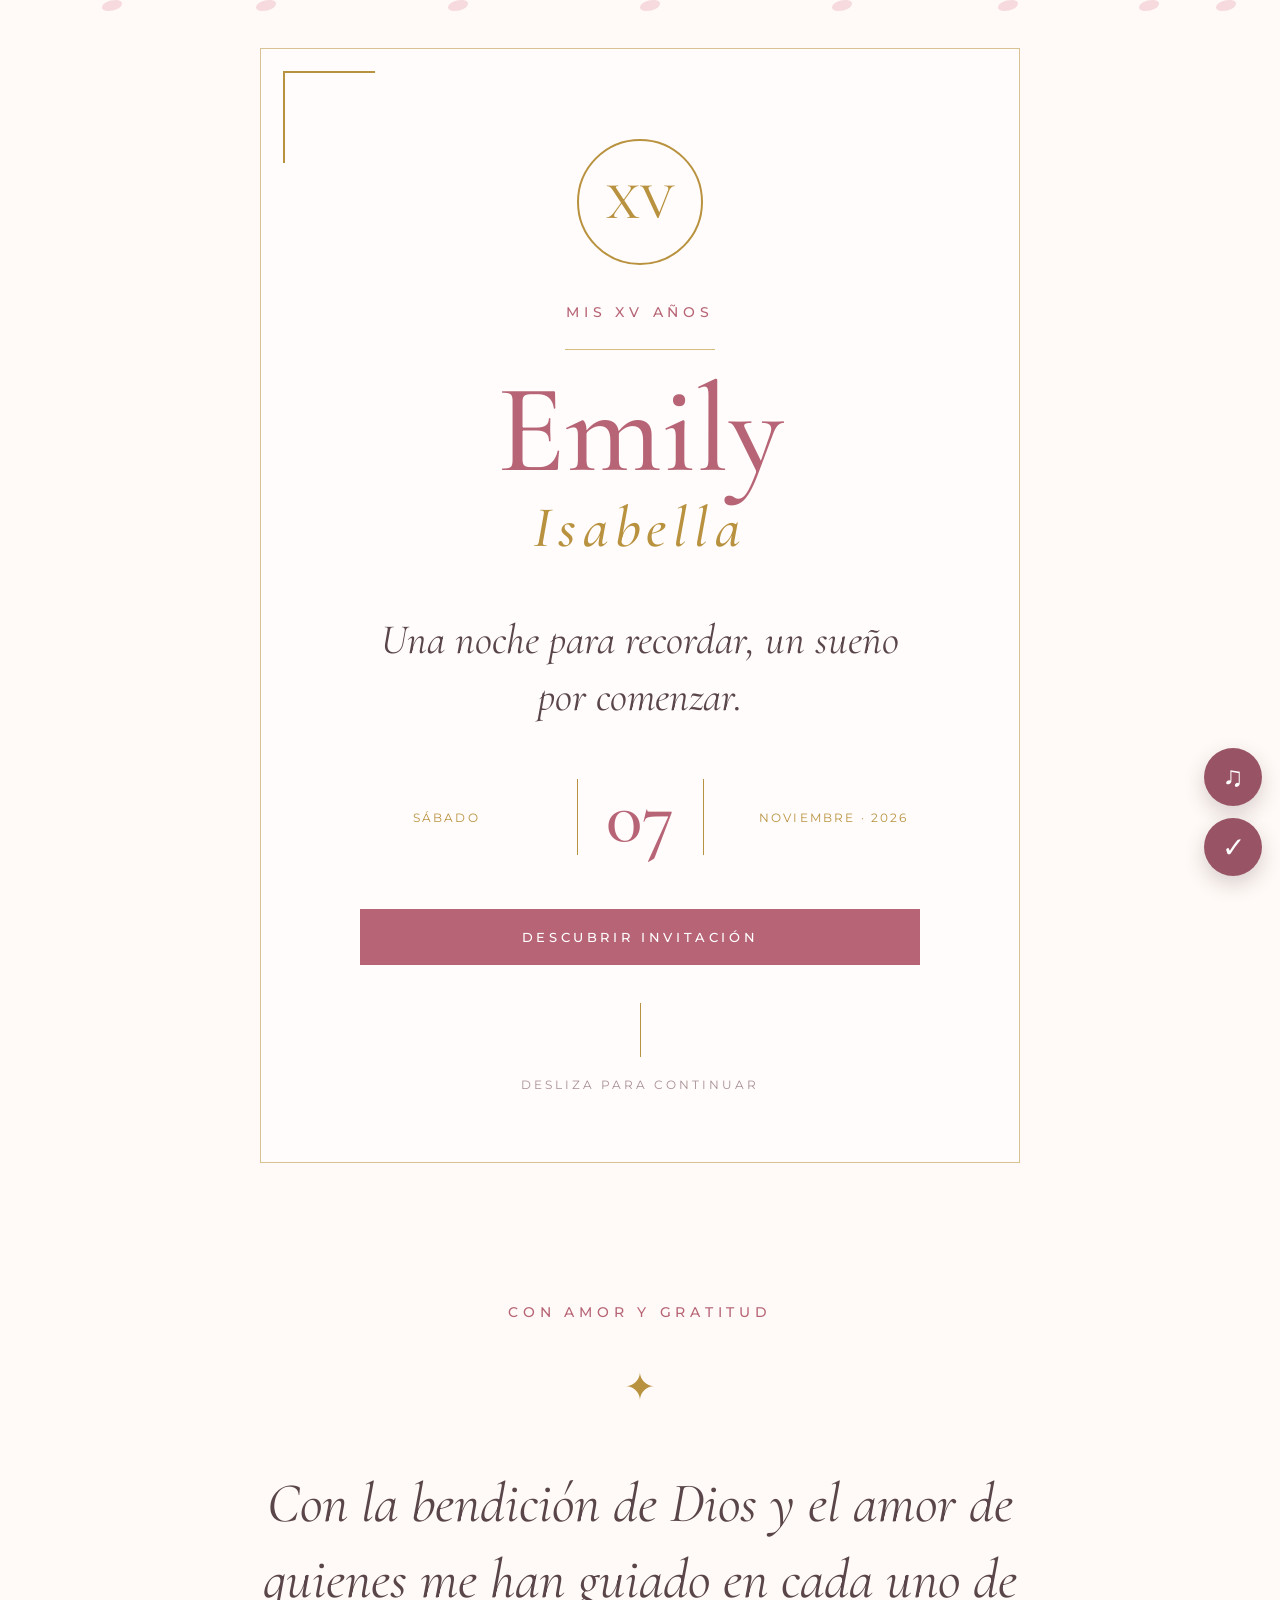
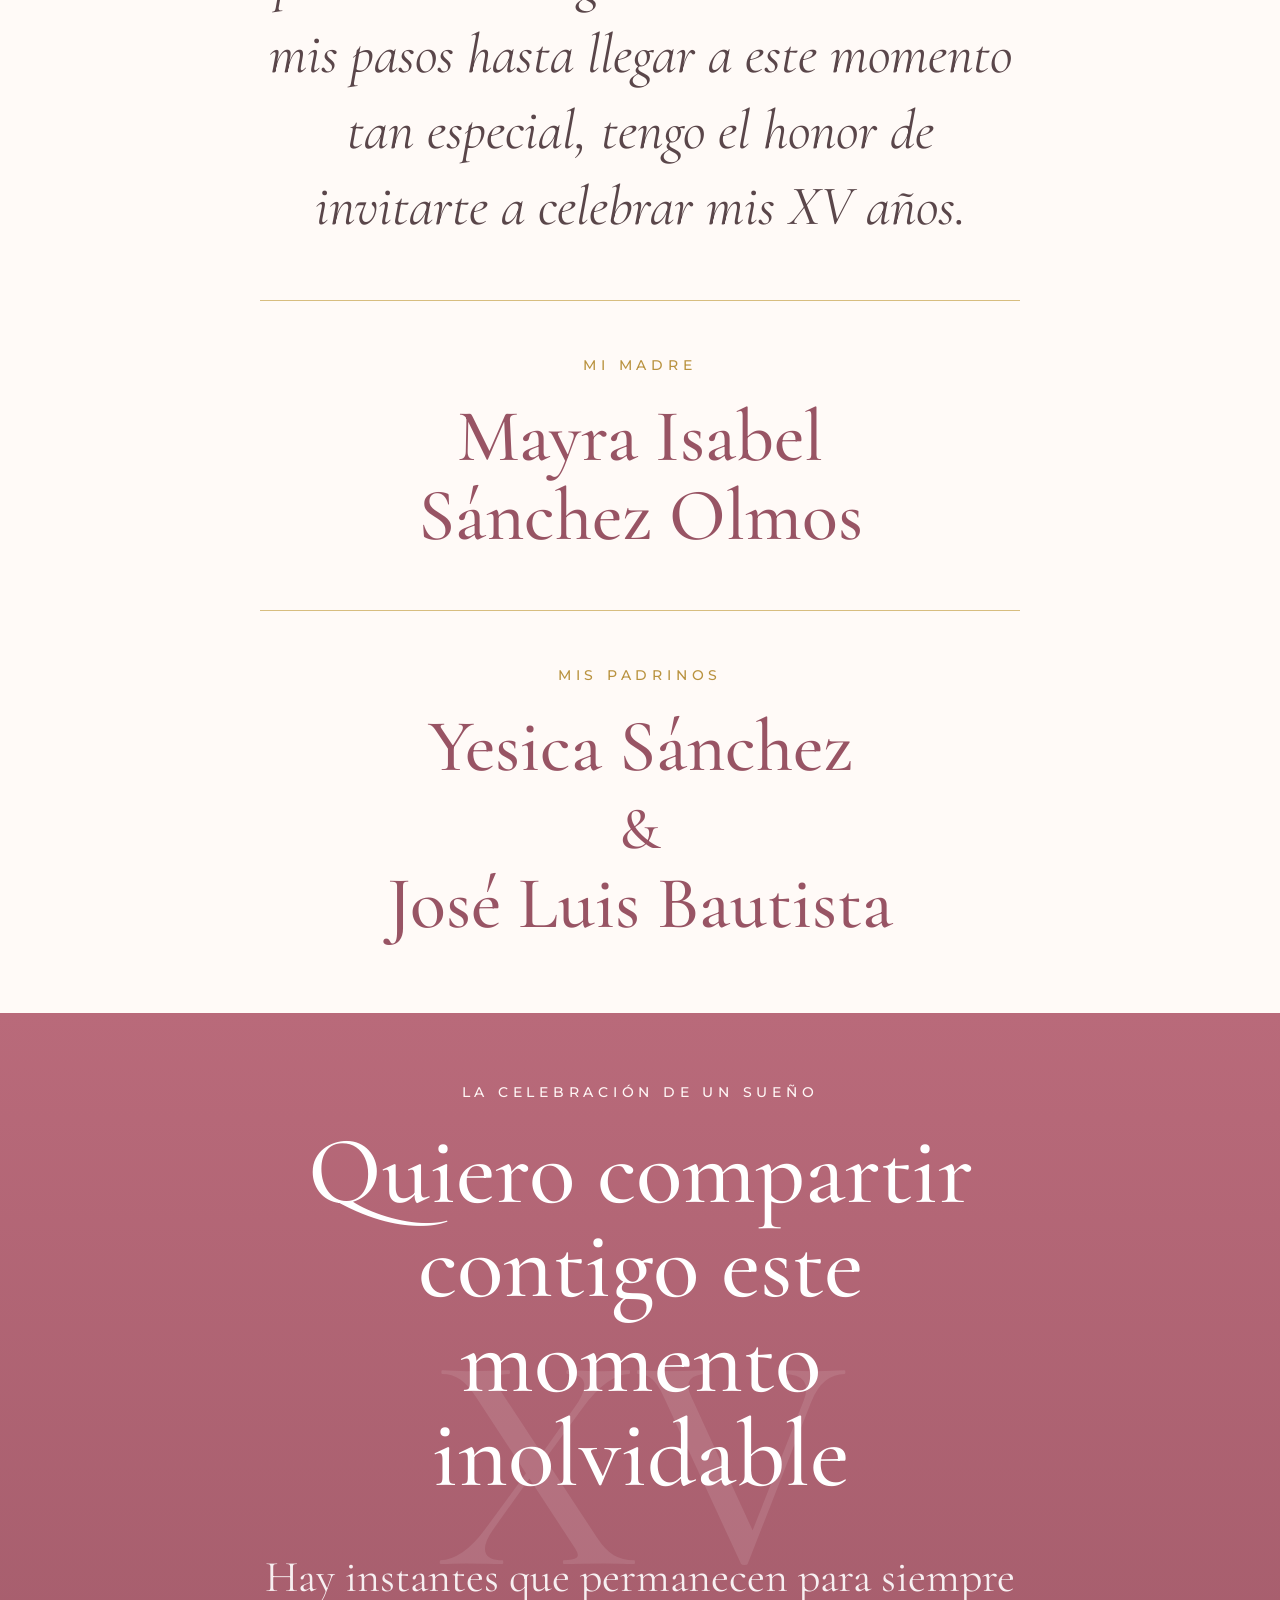
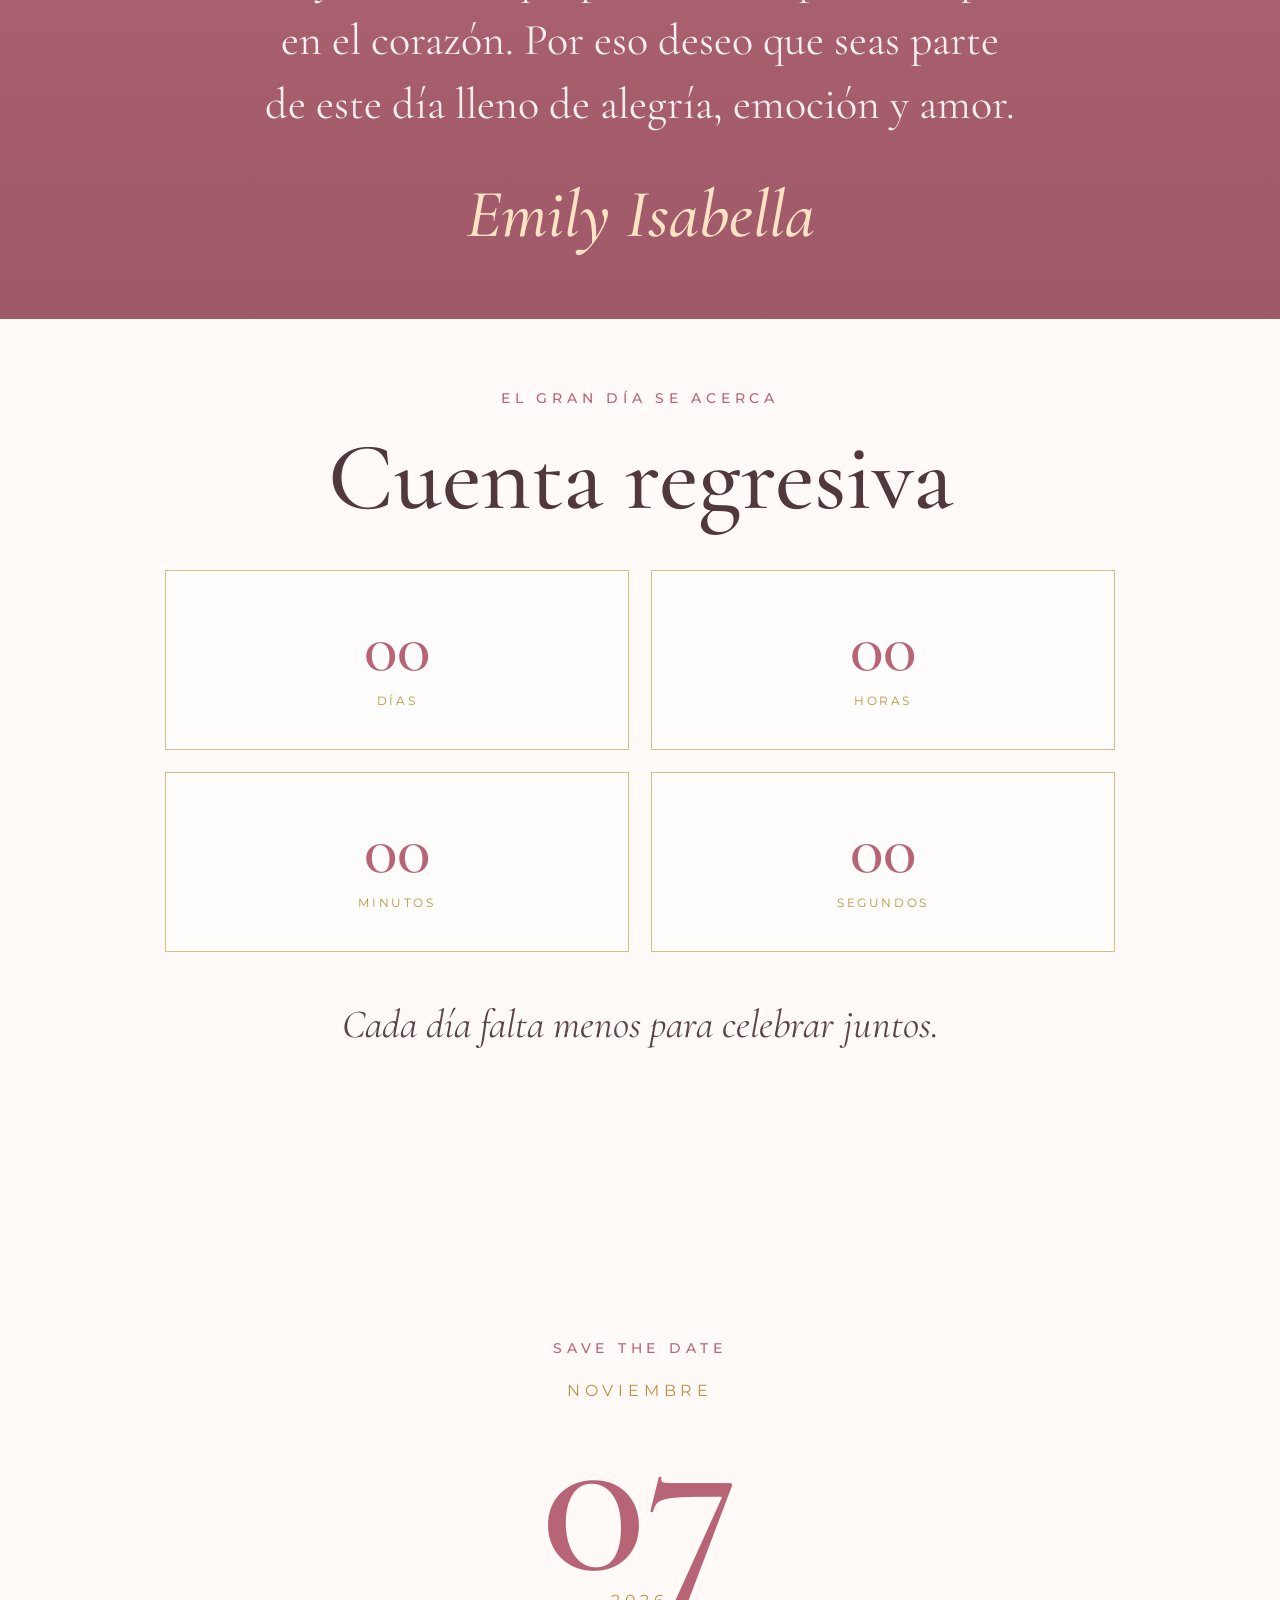
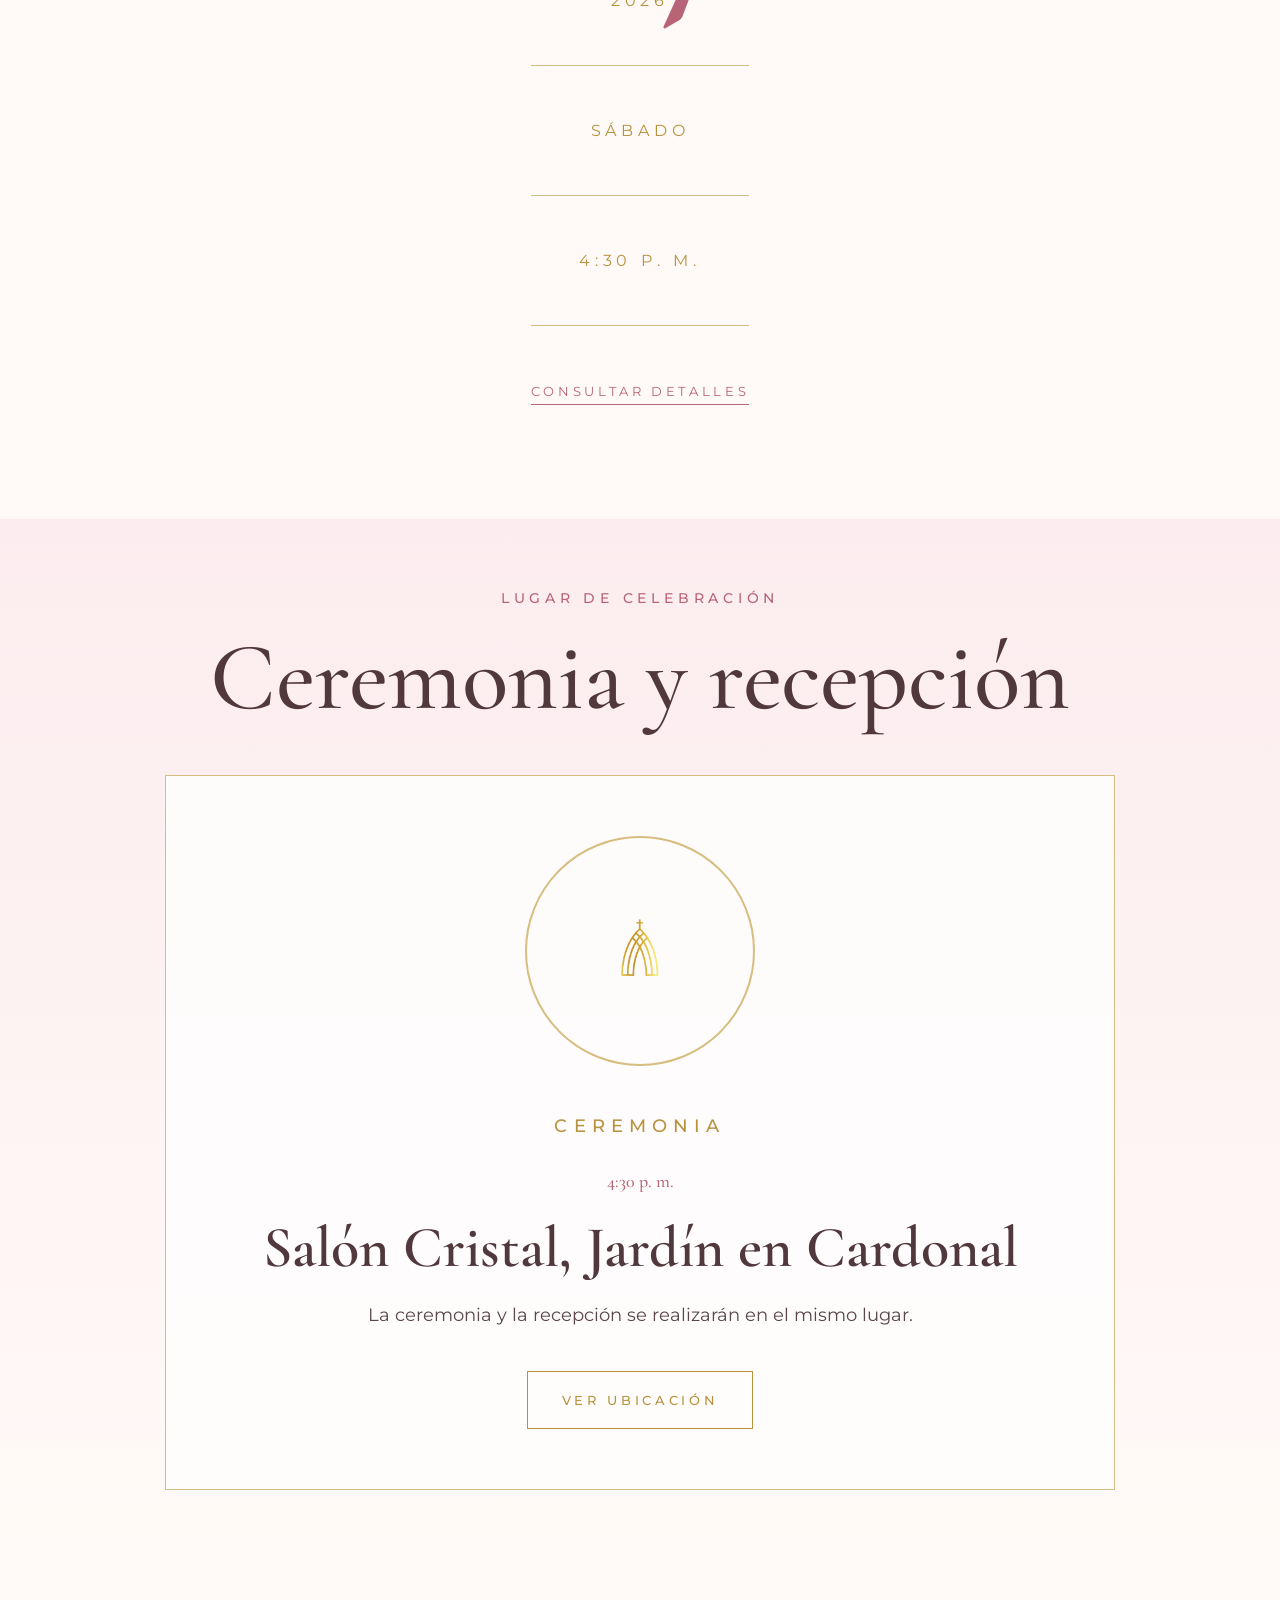
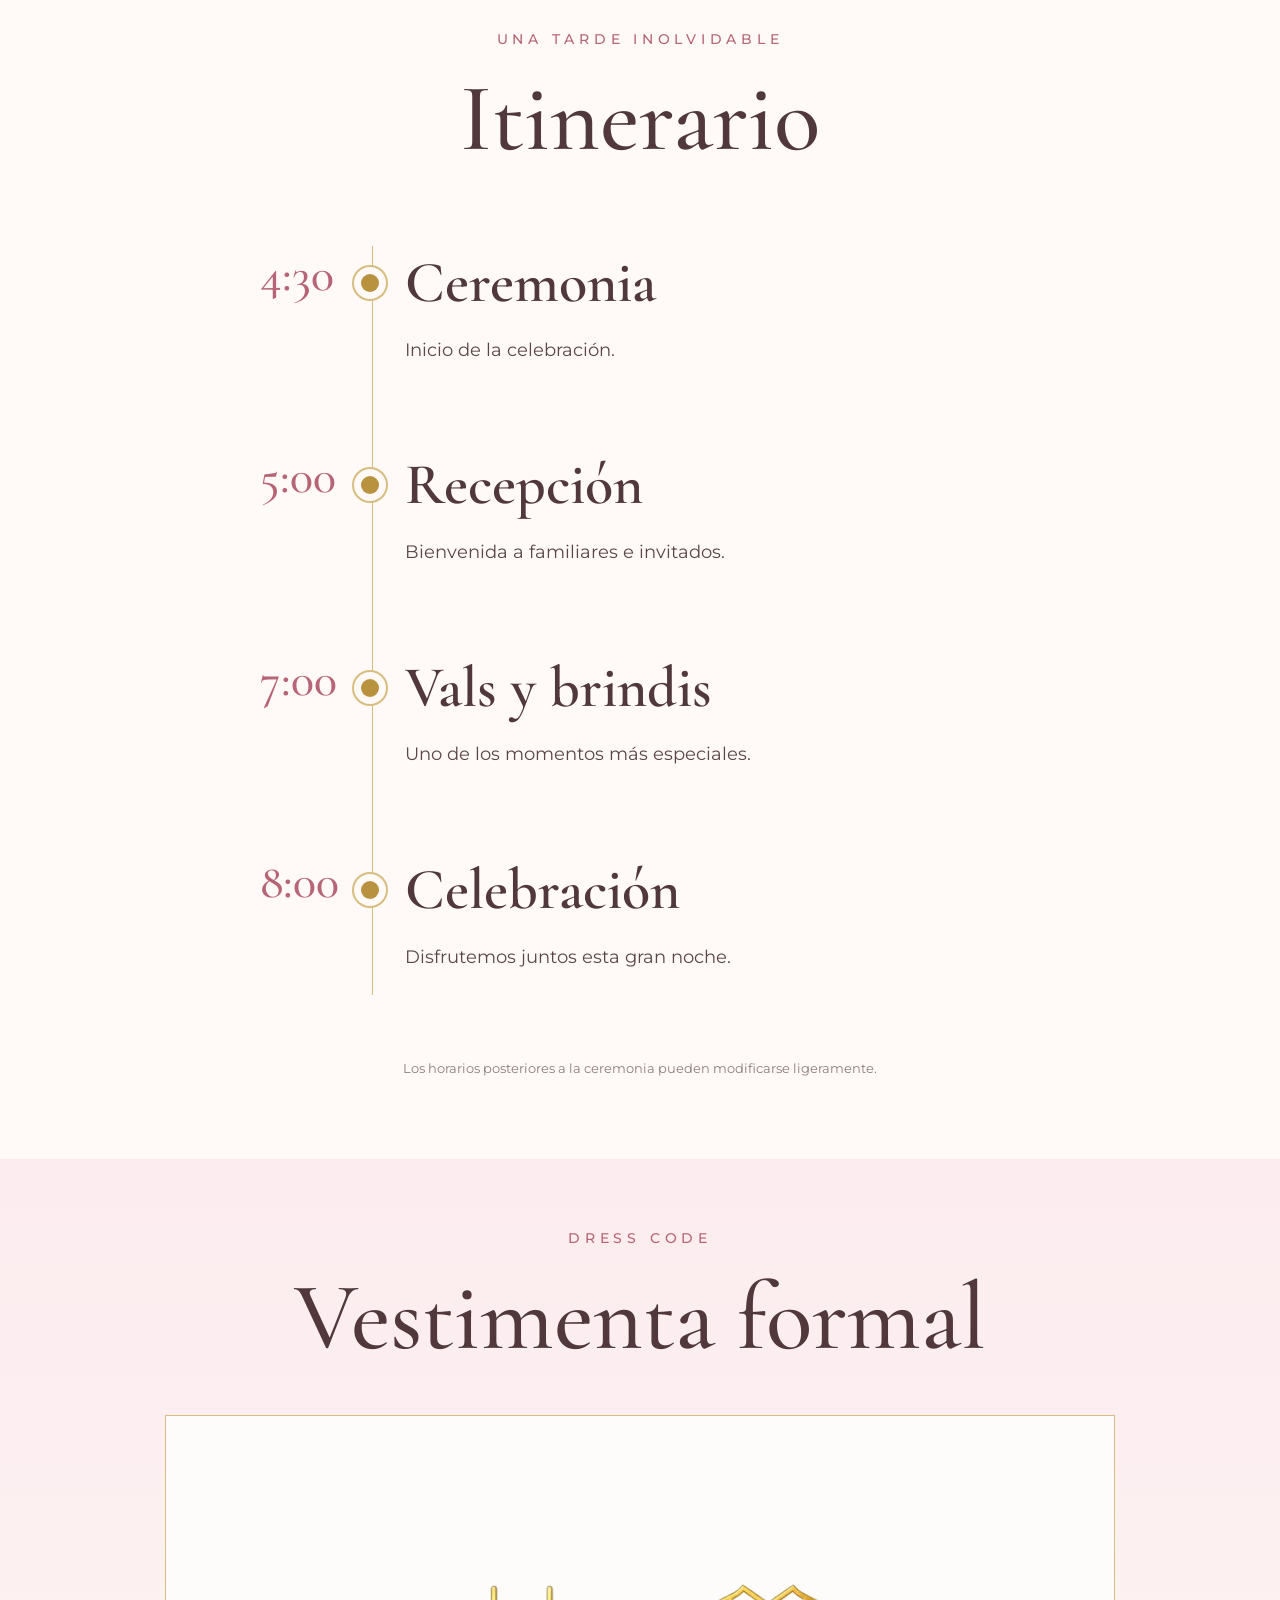
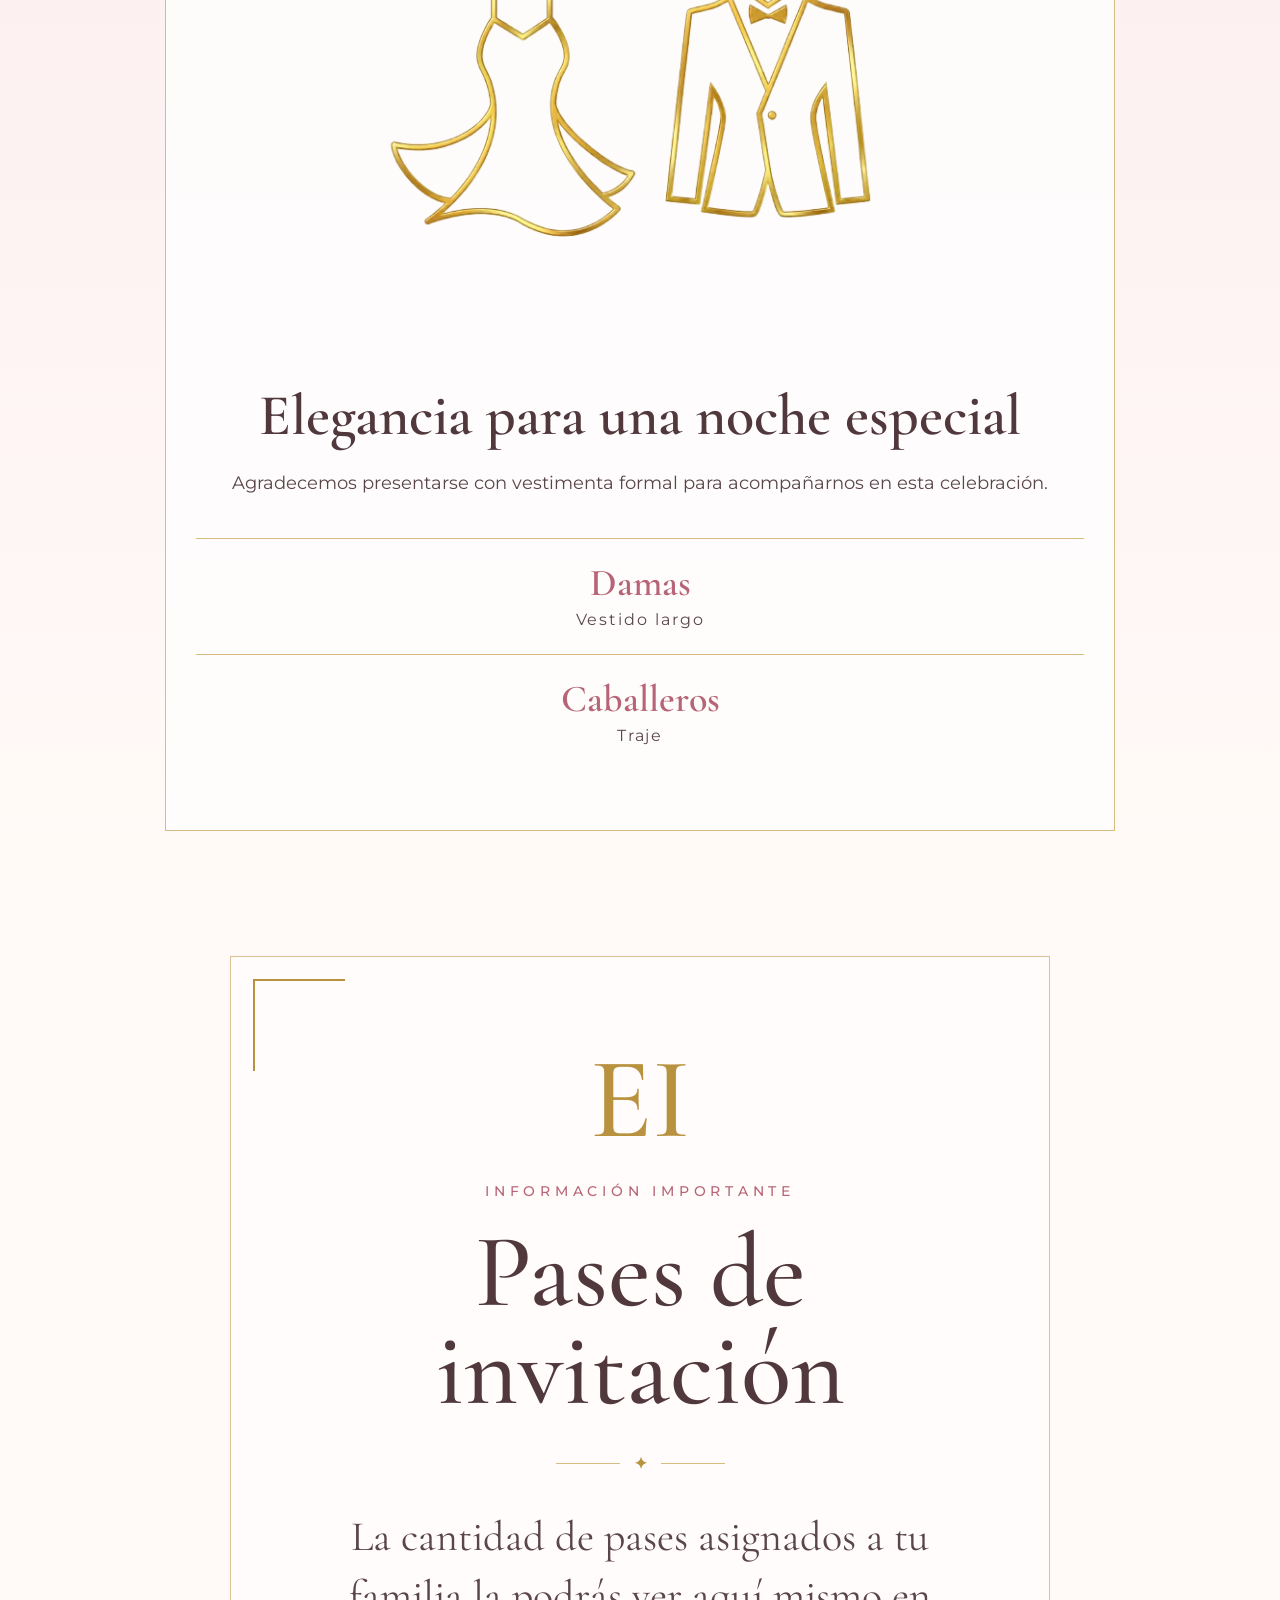
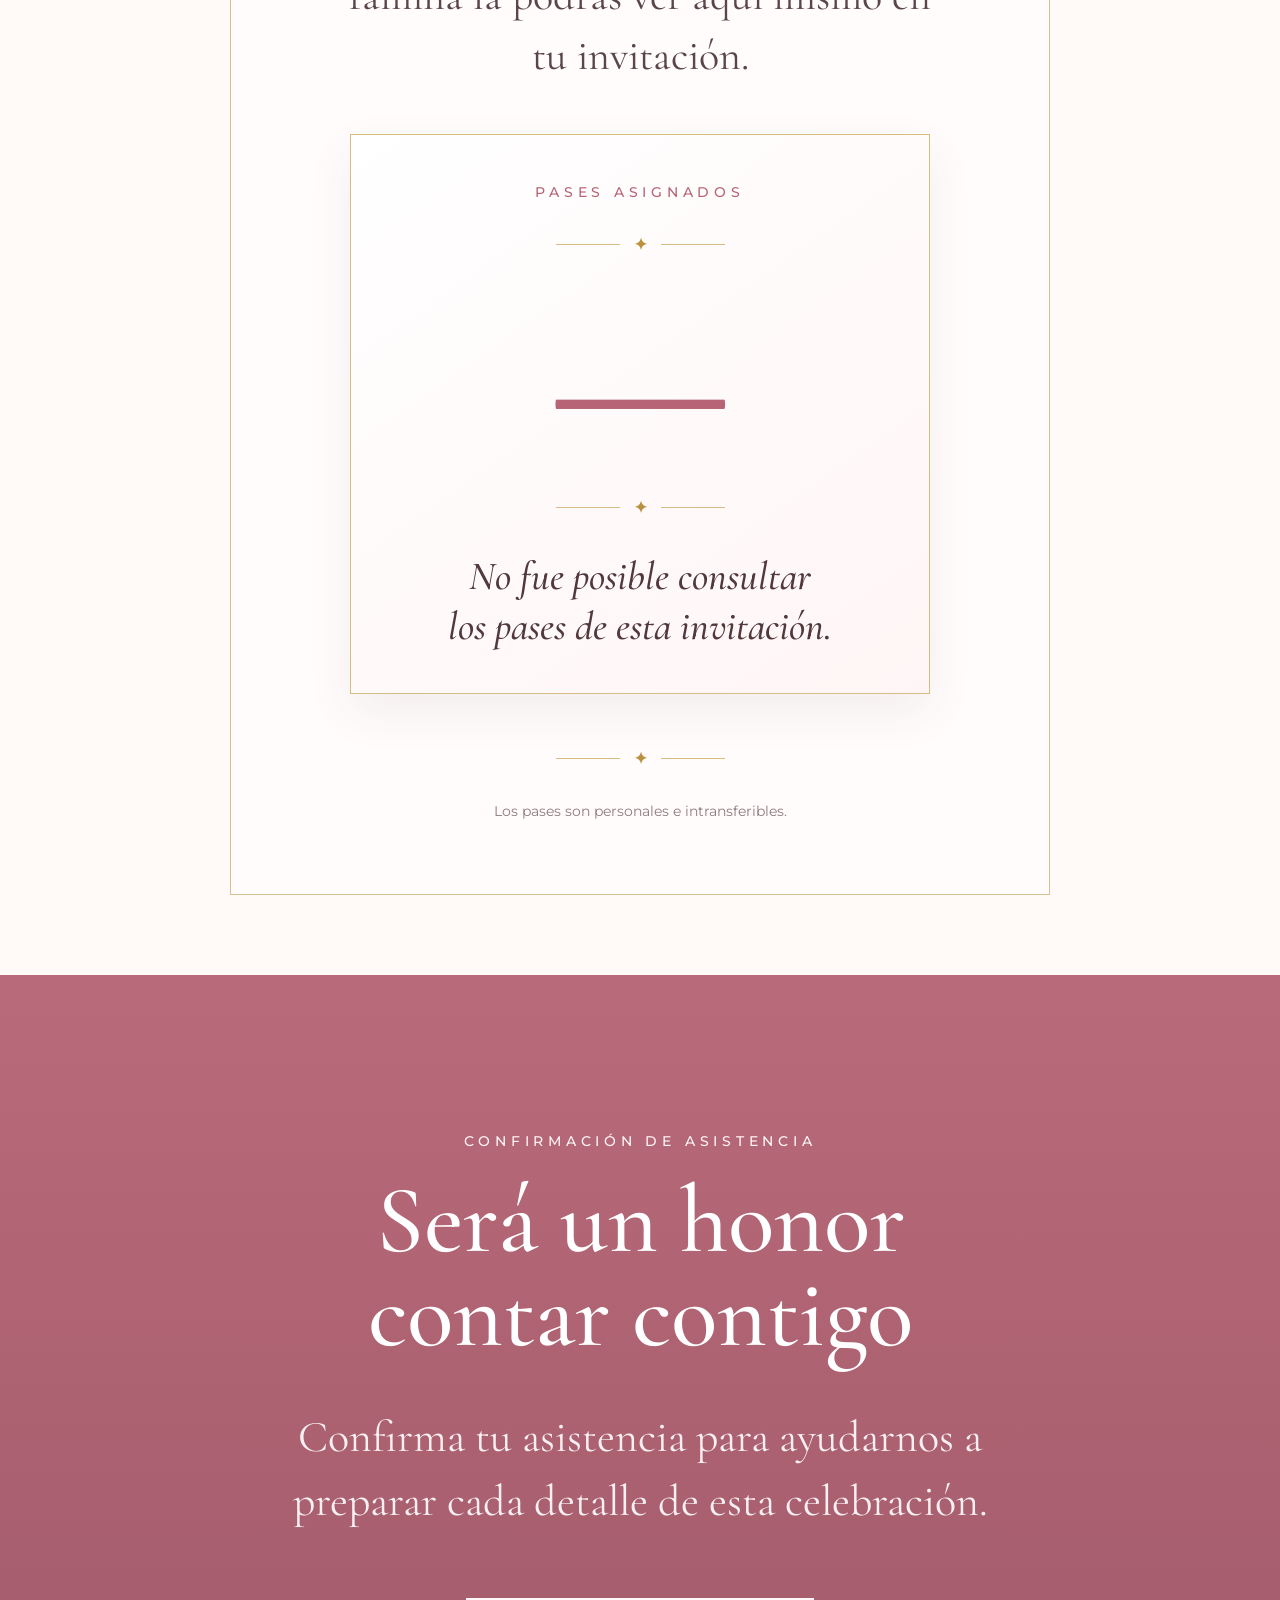
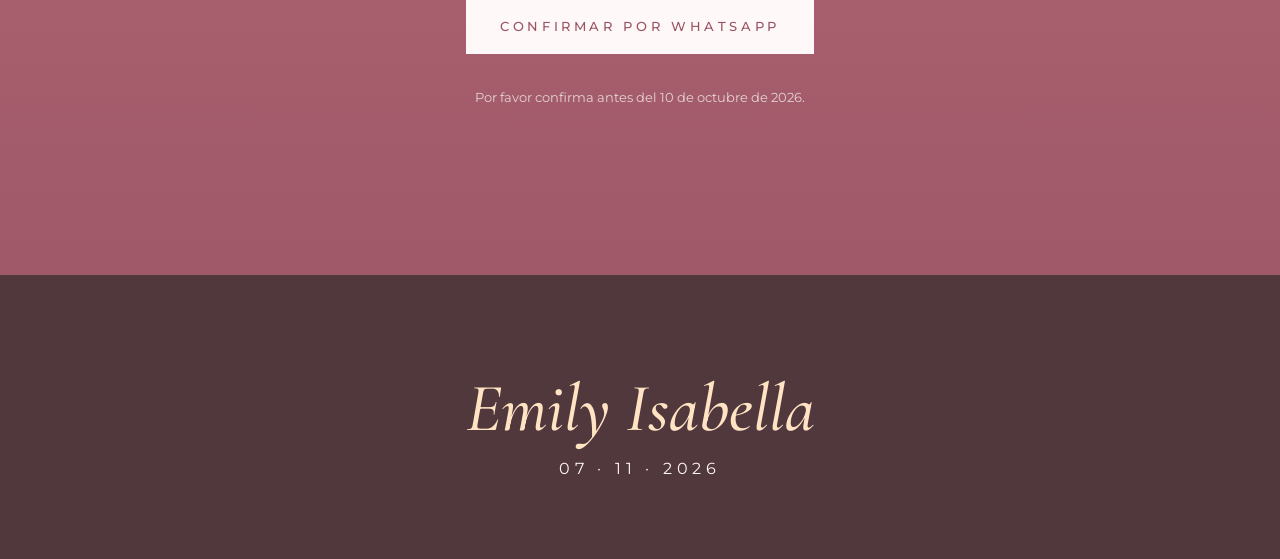
<file: index.html>
<!DOCTYPE html>
<html lang="es">
<head>
  <meta charset="UTF-8" />
  <meta name="viewport" content="width=device-width, initial-scale=1.0" />
  <meta name="theme-color" content="#fff9f7" />
  <title>XV Emily Isabella</title>

  <link rel="preconnect" href="https://fonts.googleapis.com">
  <link rel="preconnect" href="https://fonts.gstatic.com" crossorigin>
  <link href="https://fonts.googleapis.com/css2?family=Cormorant+Garamond:ital,wght@0,400;0,500;0,600;1,400;1,500&family=Montserrat:wght@300;400;500;600&display=swap" rel="stylesheet">

  <link rel="stylesheet" href="css/styles.css" />
</head>
<body>

  <div class="progress-bar" id="progressBar"></div>

  <div class="petals" aria-hidden="true">
    <span class="petal p1"></span><span class="petal p2"></span>
    <span class="petal p3"></span><span class="petal p4"></span>
    <span class="petal p5"></span><span class="petal p6"></span>
    <span class="petal p7"></span><span class="petal p8"></span>
  </div>

  <audio id="musica" loop>
    <source src="assets/musica.mp3" type="audio/mpeg">
  </audio>

  <div class="floating-actions">
    <button class="floating-btn" id="musicBtn" aria-label="Reproducir o pausar música">♫</button>
    <button class="floating-btn" id="goConfirmBtn" aria-label="Ir a confirmación">✓</button>
  </div>

  <main>

    <section class="hero section-light" id="inicio">
      <div class="frame hero-frame">
        <div class="corner corner-tl"></div>

        <div class="monogram-circle">XV</div>
        <p class="eyebrow">MIS XV AÑOS</p>
        <div class="tiny-divider"></div>

        <h1 class="name">Emily</h1>
        <p class="middle-name">Isabella</p>

        <p class="hero-phrase">Una noche para recordar, un sueño<br>por comenzar.</p>

        <div class="date-row">
          <span>SÁBADO</span>
          <strong>07</strong>
          <span>NOVIEMBRE · 2026</span>
        </div>

        <a class="primary-btn" href="#mensaje">DESCUBRIR INVITACIÓN</a>
        <div class="scroll-line"></div>
        <p class="scroll-hint">DESLIZA PARA CONTINUAR</p>
      </div>
    </section>

    <section class="section-light" id="mensaje">
      <div class="content-narrow">
        <p class="eyebrow">CON AMOR Y GRATITUD</p>
        <div class="sparkle">✦</div>

        <p class="script-text">
          Con la bendición de Dios y el amor de quienes me han guiado en cada uno de mis pasos hasta llegar a este momento tan especial, tengo el honor de invitarte a celebrar mis XV años.
        </p>

        <div class="gold-line"></div>

        <p class="eyebrow gold">MI MADRE</p>
        <h2 class="person-name">Mayra Isabel<br>Sánchez Olmos</h2>

        <div class="gold-line"></div>

        <p class="eyebrow gold">MIS PADRINOS</p>
        <h2 class="person-name">Yesica Sánchez<br><span class="amp">&amp;</span><br>José Luis Bautista</h2>
      </div>
    </section>

    <section class="section-rose celebration">
      <div class="content-narrow">
        <div class="watermark">XV</div>
        <p class="eyebrow light">LA CELEBRACIÓN DE UN SUEÑO</p>
        <h2 class="display-light">Quiero compartir contigo este momento inolvidable</h2>

        <p class="rose-text">
          Hay instantes que permanecen para siempre en el corazón. Por eso deseo que seas parte de este día lleno de alegría, emoción y amor.
        </p>

        <p class="signature">Emily Isabella</p>
      </div>
    </section>

    <section class="section-light countdown-section">
      <div class="content-wide">
        <p class="eyebrow">EL GRAN DÍA SE ACERCA</p>
        <h2 class="display-dark">Cuenta regresiva</h2>

        <div class="countdown-grid" id="countdown">
          <div class="count-box"><strong id="days">00</strong><span>DÍAS</span></div>
          <div class="count-box"><strong id="hours">00</strong><span>HORAS</span></div>
          <div class="count-box"><strong id="minutes">00</strong><span>MINUTOS</span></div>
          <div class="count-box"><strong id="seconds">00</strong><span>SEGUNDOS</span></div>
        </div>

        <p class="script-small">Cada día falta menos para celebrar juntos.</p>
      </div>
    </section>

    <section class="section-light save-date">
      <div class="content-narrow">
        <p class="eyebrow">SAVE THE DATE</p>
        <p class="month">NOVIEMBRE</p>
        <div class="big-date">07</div>
        <p class="year">2026</p>
        <div class="gold-line"></div>
        <p class="weekday">SÁBADO</p>
        <div class="gold-line"></div>
        <p class="event-time">4:30 P. M.</p>
        <div class="gold-line"></div>
        <a class="text-link" href="#lugar">CONSULTAR DETALLES</a>
      </div>
    </section>

    <section class="section-soft" id="lugar">
      <div class="content-wide">
        <p class="eyebrow">LUGAR DE CELEBRACIÓN</p>
        <h2 class="display-dark">Ceremonia y recepción</h2>

        <div class="venue-card">
          <div class="church-icon"><img src="assets/iglesia.png" alt="Icono de iglesia"></div>
          <p class="eyebrow gold">CEREMONIA</p>
          <p class="venue-time">4:30 p. m.</p>
          <h3>Salón Cristal, Jardín en Cardonal</h3>
          <p>La ceremonia y la recepción se realizarán en el mismo lugar.</p>
          <a class="outline-btn" href="https://maps.app.goo.gl/pCCaTfniqAKEzQYV6" target="_blank" rel="noopener">VER UBICACIÓN</a>
        </div>
      </div>
    </section>

    <section class="section-light itinerary">
      <div class="content-wide">
        <p class="eyebrow">UNA TARDE INOLVIDABLE</p>
        <h2 class="display-dark">Itinerario</h2>

        <div class="timeline">
          <div class="timeline-item"><time>4:30</time><div><h3>Ceremonia</h3><p>Inicio de la celebración.</p></div></div>
          <div class="timeline-item"><time>5:00</time><div><h3>Recepción</h3><p>Bienvenida a familiares e invitados.</p></div></div>
          <div class="timeline-item"><time>7:00</time><div><h3>Vals y brindis</h3><p>Uno de los momentos más especiales.</p></div></div>
          <div class="timeline-item"><time>8:00</time><div><h3>Celebración</h3><p>Disfrutemos juntos esta gran noche.</p></div></div>
        </div>

        <p class="small-note">Los horarios posteriores a la ceremonia pueden modificarse ligeramente.</p>
      </div>
    </section>

    <section class="section-soft dress-code">
      <div class="content-wide">
        <p class="eyebrow">DRESS CODE</p>
        <h2 class="display-dark">Vestimenta formal</h2>

        <div class="dress-card">
          <div class="dress-image"><img src="assets/vestimenta-formal.png" alt="Vestimenta formal para damas y caballeros"></div>
          <h3>Elegancia para una noche especial</h3>
          <p>Agradecemos presentarse con vestimenta formal para acompañarnos en esta celebración.</p>

          <div class="dress-options">
            <div><strong>Damas</strong><span>Vestido largo</span></div>
            <div><strong>Caballeros</strong><span>Traje</span></div>
          </div>
        </div>
      </div>
    </section>

    <section class="section-light passes-section" id="pases-invitacion">
      <div class="passes-frame">
        <div class="corner corner-tl"></div>

        <p class="passes-initials">EI</p>
        <p class="eyebrow">INFORMACIÓN IMPORTANTE</p>
        <h2 class="passes-title">Pases de<br>invitación</h2>

        <div class="ornament"><span></span><b>✦</b><span></span></div>

        <p class="passes-description">
          La cantidad de pases asignados a tu familia la podrás ver aquí mismo en tu invitación.
        </p>

        <div class="passes-card">
          <p class="eyebrow">PASES ASIGNADOS</p>
          <div class="ornament"><span></span><b>✦</b><span></span></div>
          <p class="passes-number" id="numeroPases">—</p>
          <div class="ornament"><span></span><b>✦</b><span></span></div>
          <p class="passes-valid" id="textoPasesValidos">Consultando tus pases...</p>
        </div>

        <div class="ornament final-ornament"><span></span><b>✦</b><span></span></div>
        <p class="passes-note">Los pases son personales e intransferibles.</p>
      </div>
    </section>

    <section class="section-rose confirm-section" id="confirmar">
      <div class="content-narrow">
        <p class="eyebrow light">CONFIRMACIÓN DE ASISTENCIA</p>
        <h2 class="display-light">Será un honor contar contigo</h2>
        <p class="rose-text">Confirma tu asistencia para ayudarnos a preparar cada detalle de esta celebración.</p>

        <a class="light-btn" id="whatsappBtn" href="#" target="_blank" rel="noopener">CONFIRMAR POR WHATSAPP</a>

        <p class="small-light">Por favor confirma antes del 10 de octubre de 2026.</p>
      </div>
    </section>

    <footer>
      <p class="signature">Emily Isabella</p>
      <p>07 · 11 · 2026</p>
    </footer>

  </main>

  <script src="js/app.js"></script>
</body>
</html>
</file>
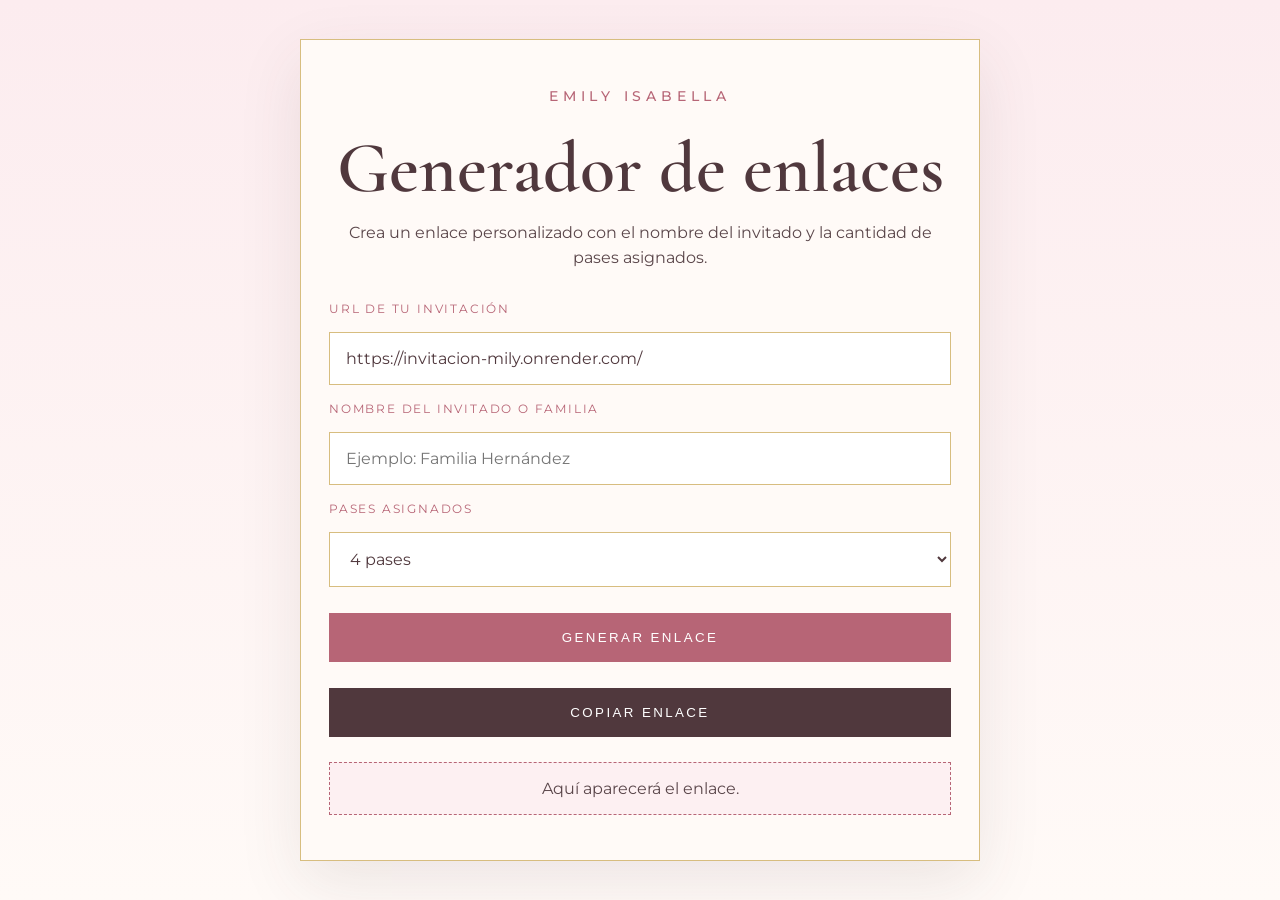
<file: generador.html>
<!DOCTYPE html>
<html lang="es">
<head>
  <meta charset="UTF-8">
  <meta name="viewport" content="width=device-width, initial-scale=1.0">
  <title>Generador de enlaces | Emily Isabella</title>
  <link rel="preconnect" href="https://fonts.googleapis.com">
  <link rel="preconnect" href="https://fonts.gstatic.com" crossorigin>
  <link href="https://fonts.googleapis.com/css2?family=Cormorant+Garamond:wght@500;600&family=Montserrat:wght@300;400;500;600&display=swap" rel="stylesheet">
  <link rel="stylesheet" href="css/styles.css">
  <style>
    body{min-height:100vh;display:grid;place-items:center;padding:24px;background:linear-gradient(180deg,#fcecef,#fffaf7)}
    .generator{width:min(100%,680px);padding:45px 28px;border:1px solid var(--gold-soft);background:#fffaf7;box-shadow:0 22px 60px rgba(80,56,61,.10);text-align:center}
    .generator h1{font:600 clamp(46px,10vw,72px)/1 "Cormorant Garamond",serif;color:var(--mauve);margin:0 0 10px}
    .generator p{line-height:1.6}
    .form-grid{display:grid;gap:16px;margin-top:30px;text-align:left}
    label{font-size:12px;letter-spacing:.15em;color:var(--rose)}
    input,select{width:100%;padding:16px;border:1px solid var(--gold-soft);background:white;font:inherit;color:var(--mauve)}
    .result{margin-top:25px;padding:16px;background:#fdf0f2;border:1px dashed var(--rose);word-break:break-all}
    .generator button{width:100%;padding:17px;border:0;background:var(--rose);color:white;letter-spacing:.18em;margin-top:10px}
    .secondary{background:var(--mauve)!important}
  </style>
</head>
<body>
  <div class="generator">
    <p class="eyebrow">EMILY ISABELLA</p>
    <h1>Generador de enlaces</h1>
    <p>Crea un enlace personalizado con el nombre del invitado y la cantidad de pases asignados.</p>

    <div class="form-grid">
      <label for="baseUrl">URL DE TU INVITACIÓN</label>
      <input id="baseUrl" value="https://invitacion-mily.onrender.com/">

      <label for="guest">NOMBRE DEL INVITADO O FAMILIA</label>
      <input id="guest" placeholder="Ejemplo: Familia Hernández">

      <label for="passes">PASES ASIGNADOS</label>
      <select id="passes">
        <option value="1">1 pase</option>
        <option value="2">2 pases</option>
        <option value="3">3 pases</option>
        <option value="4" selected>4 pases</option>
        <option value="5">5 pases</option>
        <option value="6">6 pases</option>
        <option value="7">7 pases</option>
        <option value="9">9 pases</option>
      </select>

      <button id="generateBtn">GENERAR ENLACE</button>
      <button id="copyBtn" class="secondary">COPIAR ENLACE</button>
    </div>

    <div class="result" id="result">Aquí aparecerá el enlace.</div>
  </div>

  <script src="js/generador.js"></script>
</body>
</html>
</file>
<file: css/styles.css>
:root {
  --ivory: #fffaf7;
  --soft: #fdf0f2;
  --rose: #b76576;
  --rose-dark: #985464;
  --mauve: #50383d;
  --gold: #b9923f;
  --gold-soft: #d7bd7f;
  --text: #5a464a;
  --muted: #8e7c80;
}

* { box-sizing: border-box; }
html { scroll-behavior: smooth; }
body {
  margin: 0;
  background: var(--ivory);
  color: var(--text);
  font-family: "Montserrat", sans-serif;
  overflow-x: hidden;
}
a { color: inherit; text-decoration: none; }
button, a { -webkit-tap-highlight-color: transparent; }

.progress-bar {
  position: fixed;
  top: 0; left: 0;
  width: 0; height: 5px;
  z-index: 1000;
  background: linear-gradient(90deg, var(--rose), var(--gold-soft));
}

section {
  position: relative;
  min-height: 100vh;
  padding: 70px 24px;
  overflow: hidden;
}
.section-light { background: var(--ivory); }
.section-soft { background: linear-gradient(180deg, #fcecef, #fffaf7); }
.section-rose { background: linear-gradient(180deg, #b96a7a, #9f5968); color: white; }

.content-narrow { max-width: 760px; margin: 0 auto; text-align: center; position: relative; z-index: 2; }
.content-wide { max-width: 950px; margin: 0 auto; text-align: center; position: relative; z-index: 2; }

.frame, .passes-frame {
  position: relative;
  max-width: 760px;
  margin: 0 auto;
  padding: 72px 30px 58px;
  border: 1px solid rgba(185,146,63,.55);
  background: rgba(255,255,255,.58);
  text-align: center;
}
.corner {
  position: absolute;
  width: 92px; height: 92px;
}
.corner-tl {
  top: 22px; left: 22px;
  border-top: 2px solid var(--gold);
  border-left: 2px solid var(--gold);
}

.hero {
  display: grid;
  place-items: center;
  padding-top: 48px;
}
.hero-frame { width: min(92vw, 760px); }
.monogram-circle {
  width: 126px; height: 126px;
  border: 2px solid var(--gold);
  border-radius: 50%;
  display: grid; place-items: center;
  margin: 18px auto 38px;
  color: var(--gold);
  font: 500 52px/1 "Cormorant Garamond", serif;
}
.eyebrow {
  margin: 0 0 24px;
  color: var(--rose);
  font-size: 14px;
  letter-spacing: .34em;
  font-weight: 500;
}
.eyebrow.gold { color: var(--gold); }
.eyebrow.light { color: #fff6f5; }
.tiny-divider { width: 150px; height: 1px; background: var(--gold-soft); margin: 28px auto; }

.name {
  margin: 0;
  color: var(--rose);
  font: 500 clamp(76px, 16vw, 126px)/.84 "Cormorant Garamond", serif;
}
.middle-name {
  margin: 15px 0 55px;
  color: var(--gold);
  font: italic 500 clamp(38px, 8vw, 58px)/1 "Cormorant Garamond", serif;
  letter-spacing: .12em;
}
.hero-phrase, .script-text, .script-small {
  font-family: "Cormorant Garamond", serif;
  font-style: italic;
  color: var(--text);
}
.hero-phrase { font-size: clamp(28px, 6vw, 42px); line-height: 1.35; }
.date-row {
  display: grid;
  grid-template-columns: 1fr auto 1fr;
  align-items: center;
  gap: 24px;
  margin: 54px auto;
  max-width: 600px;
  color: var(--gold);
}
.date-row strong {
  padding: 0 28px;
  color: var(--rose);
  font: 500 76px/1 "Cormorant Garamond", serif;
  border-left: 1px solid var(--gold);
  border-right: 1px solid var(--gold);
}
.date-row span { font-size: 12px; letter-spacing: .18em; }

.primary-btn, .light-btn, .outline-btn {
  display: inline-block;
  padding: 20px 34px;
  border: none;
  font-size: 13px;
  letter-spacing: .28em;
  font-weight: 500;
}
.primary-btn { width: min(100%, 560px); background: var(--rose); color: #fff; }
.light-btn { background: #fff8f8; color: var(--rose-dark); margin-top: 20px; }
.outline-btn { border: 1px solid var(--gold); color: var(--gold); margin-top: 22px; }
.scroll-line { height: 54px; width: 1px; background: var(--gold); margin: 38px auto 20px; }
.scroll-hint { color: #a88f94; font-size: 12px; letter-spacing: .25em; }

.sparkle { color: var(--gold); font-size: 38px; margin: 42px 0; }
.script-text { font-size: clamp(34px, 7vw, 56px); line-height: 1.35; }
.gold-line { height: 1px; background: var(--gold-soft); margin: 55px 0; }
.person-name {
  margin: 0;
  color: var(--rose-dark);
  font: 500 clamp(48px, 11vw, 74px)/1.06 "Cormorant Garamond", serif;
}
.amp { color: var(--rose-dark); font-size: .8em; }

.celebration { display: grid; place-items: center; }
.watermark {
  position: absolute;
  inset: 0;
  display: grid; place-items: center;
  color: rgba(255,255,255,.10);
  font: 500 310px/1 "Cormorant Garamond", serif;
  z-index: -1;
}
.display-light, .display-dark {
  margin: 12px 0 38px;
  font: 500 clamp(58px, 12vw, 96px)/.98 "Cormorant Garamond", serif;
}
.display-light { color: white; }
.display-dark { color: var(--mauve); }
.rose-text {
  font: 400 clamp(28px, 6vw, 44px)/1.45 "Cormorant Garamond", serif;
  color: rgba(255,255,255,.9);
}
.signature {
  margin: 35px 0 0;
  color: #ffe3c3;
  font: italic 500 clamp(42px, 9vw, 68px)/1 "Cormorant Garamond", serif;
}

.countdown-grid {
  display: grid;
  grid-template-columns: repeat(2, minmax(130px, 1fr));
  gap: 22px;
  margin-top: 45px;
}
.count-box {
  padding: 36px 15px;
  min-height: 180px;
  border: 1px solid var(--gold-soft);
  background: rgba(255,255,255,.7);
  display: flex; flex-direction: column; align-items: center; justify-content: center;
}
.count-box strong { color: var(--rose); font: 500 70px/1 "Cormorant Garamond", serif; }
.count-box span { color: var(--gold); letter-spacing: .22em; font-size: 12px; margin-top: 10px; }
.script-small { font-size: clamp(28px, 6vw, 40px); margin-top: 48px; }

.save-date { display: grid; place-items: center; }
.month, .weekday, .event-time, .year {
  color: var(--gold);
  letter-spacing: .30em;
  font-size: 16px;
}
.big-date {
  color: var(--rose);
  font: 500 clamp(130px, 32vw, 220px)/.75 "Cormorant Garamond", serif;
}
.year { margin-top: 10px; }
.text-link { color: var(--rose); letter-spacing: .28em; border-bottom: 1px solid var(--rose); padding-bottom: 5px; font-size: 13px; }

.venue-card, .dress-card {
  margin-top: 50px;
  padding: 60px 30px;
  border: 1px solid var(--gold-soft);
  background: rgba(255,255,255,.74);
}
.church-icon {
  width: 230px; height: 230px;
  border: 2px solid var(--gold-soft);
  border-radius: 50%;
  display: grid; place-items: center;
  margin: 0 auto 45px;
  color: var(--gold);
  font-size: 84px;
}
.venue-time { color: var(--rose); font: 500 84px/1 "Cormorant Garamond", serif; margin: 20px 0; }
.venue-card h3, .dress-card h3, .timeline h3 {
  color: var(--mauve);
  font: 600 clamp(36px, 8vw, 58px)/1.1 "Cormorant Garamond", serif;
  margin: 0 0 20px;
}
.venue-card p, .dress-card p, .timeline p { font-size: 18px; line-height: 1.7; }

.timeline {
  position: relative;
  max-width: 760px;
  margin: 50px auto 0;
}
.timeline::before {
  content: "";
  position: absolute;
  left: 112px;
  top: 30px; bottom: 30px;
  width: 1px;
  background: var(--gold-soft);
}
.timeline-item {
  display: grid;
  grid-template-columns: 90px 1fr;
  gap: 55px;
  text-align: left;
  padding: 35px 0;
  position: relative;
}
.timeline-item::before {
  content: "";
  position: absolute;
  left: 101px; top: 58px;
  width: 18px; height: 18px;
  border-radius: 50%;
  background: var(--gold);
  box-shadow: 0 0 0 7px var(--ivory), 0 0 0 9px var(--gold-soft);
}
.timeline time { color: var(--rose); font: 500 48px/1 "Cormorant Garamond", serif; }
.small-note, .small-light { font-size: 13px; color: var(--muted); margin-top: 35px; }
.small-light { color: rgba(255,255,255,.72); }

.dress-icons { color: var(--gold); font-size: 90px; margin: 20px 0 45px; }
.dress-options { margin-top: 40px; }
.dress-options div { padding: 25px 0; border-top: 1px solid var(--gold-soft); }
.dress-options strong {
  display: block;
  color: var(--rose);
  font: 600 38px/1 "Cormorant Garamond", serif;
}
.dress-options span { display: block; margin-top: 8px; letter-spacing: .12em; }

.passes-section { padding: 55px 18px 80px; }
.passes-frame { max-width: 820px; padding: 85px 24px 60px; }
.passes-initials {
  margin: 0 0 25px;
  color: var(--gold);
  font: 500 clamp(74px, 18vw, 115px)/1 "Cormorant Garamond", serif;
}
.passes-title {
  color: var(--mauve);
  font: 500 clamp(65px, 15vw, 104px)/.94 "Cormorant Garamond", serif;
  margin: 0;
}
.ornament {
  display: flex; align-items: center; justify-content: center;
  gap: 14px; margin: 34px 0;
  color: var(--gold);
}
.ornament span { width: 64px; height: 1px; background: var(--gold-soft); }
.passes-description {
  max-width: 620px;
  margin: 0 auto 48px;
  font: 400 clamp(28px, 6vw, 42px)/1.42 "Cormorant Garamond", serif;
}
.passes-card {
  max-width: 580px;
  margin: 0 auto;
  padding: 48px 24px 42px;
  border: 1px solid var(--gold-soft);
  background: linear-gradient(145deg, rgba(255,255,255,.95), rgba(255,244,245,.86));
  box-shadow: 0 18px 45px rgba(80,56,61,.07);
}
.passes-number {
  margin: 5px 0;
  color: var(--rose);
  font: 500 clamp(140px, 34vw, 220px)/.8 "Cormorant Garamond", serif;
}
.passes-valid {
  margin: 18px 0 0;
  color: var(--mauve);
  font: italic 500 clamp(28px, 6vw, 40px)/1.25 "Cormorant Garamond", serif;
}
.final-ornament { margin-top: 55px; }
.passes-note { color: var(--muted); font-size: 14px; }

.confirm-section { display: grid; place-items: center; }

footer {
  padding: 65px 20px;
  text-align: center;
  background: #50383d;
  color: #fff7f3;
}
footer p:last-child { letter-spacing: .30em; }

.floating-actions {
  position: fixed;
  right: 18px;
  bottom: 24px;
  z-index: 999;
  display: flex;
  flex-direction: column;
  gap: 12px;
}
.floating-btn {
  width: 58px; height: 58px;
  border: none; border-radius: 50%;
  color: white; background: var(--rose-dark);
  font-size: 28px;
  box-shadow: 0 8px 20px rgba(80,56,61,.22);
}

.petals { position: fixed; inset: 0; pointer-events: none; z-index: 20; overflow: hidden; }
.petal {
  position: absolute;
  width: 20px; height: 11px;
  border-radius: 70% 30% 70% 30%;
  background: rgba(226,151,168,.32);
  animation: fall 16s linear infinite;
}
.p1{left:8%;animation-delay:-2s}.p2{left:20%;animation-delay:-10s}.p3{left:35%;animation-delay:-6s}
.p4{left:50%;animation-delay:-13s}.p5{left:65%;animation-delay:-4s}.p6{left:78%;animation-delay:-9s}
.p7{left:89%;animation-delay:-15s}.p8{left:95%;animation-delay:-1s}
@keyframes fall {
  from { transform: translateY(-12vh) rotate(0deg); }
  to { transform: translateY(112vh) rotate(420deg); }
}

@media (max-width: 620px) {
  section { min-height: auto; padding: 58px 16px; }
  .hero { min-height: 100vh; padding: 24px 12px; }
  .frame { padding: 64px 16px 50px; }
  .corner { width: 65px; height: 65px; }
  .date-row { gap: 10px; }
  .date-row strong { padding: 0 14px; font-size: 58px; }
  .date-row span { font-size: 9px; }
  .timeline::before { left: 82px; }
  .timeline-item { grid-template-columns: 65px 1fr; gap: 38px; }
  .timeline-item::before { left: 72px; }
  .timeline time { font-size: 39px; }
  .floating-btn { width: 54px; height: 54px; }
}


/* Imágenes personalizadas */
.church-icon img {
  width: 58%;
  height: 58%;
  object-fit: contain;
  display: block;
}

.dress-image {
  width: min(100%, 620px);
  margin: 10px auto 45px;
  padding: 24px;
}

.dress-image img {
  width: 100%;
  height: auto;
  display: block;
  object-fit: contain;
}
</file>
